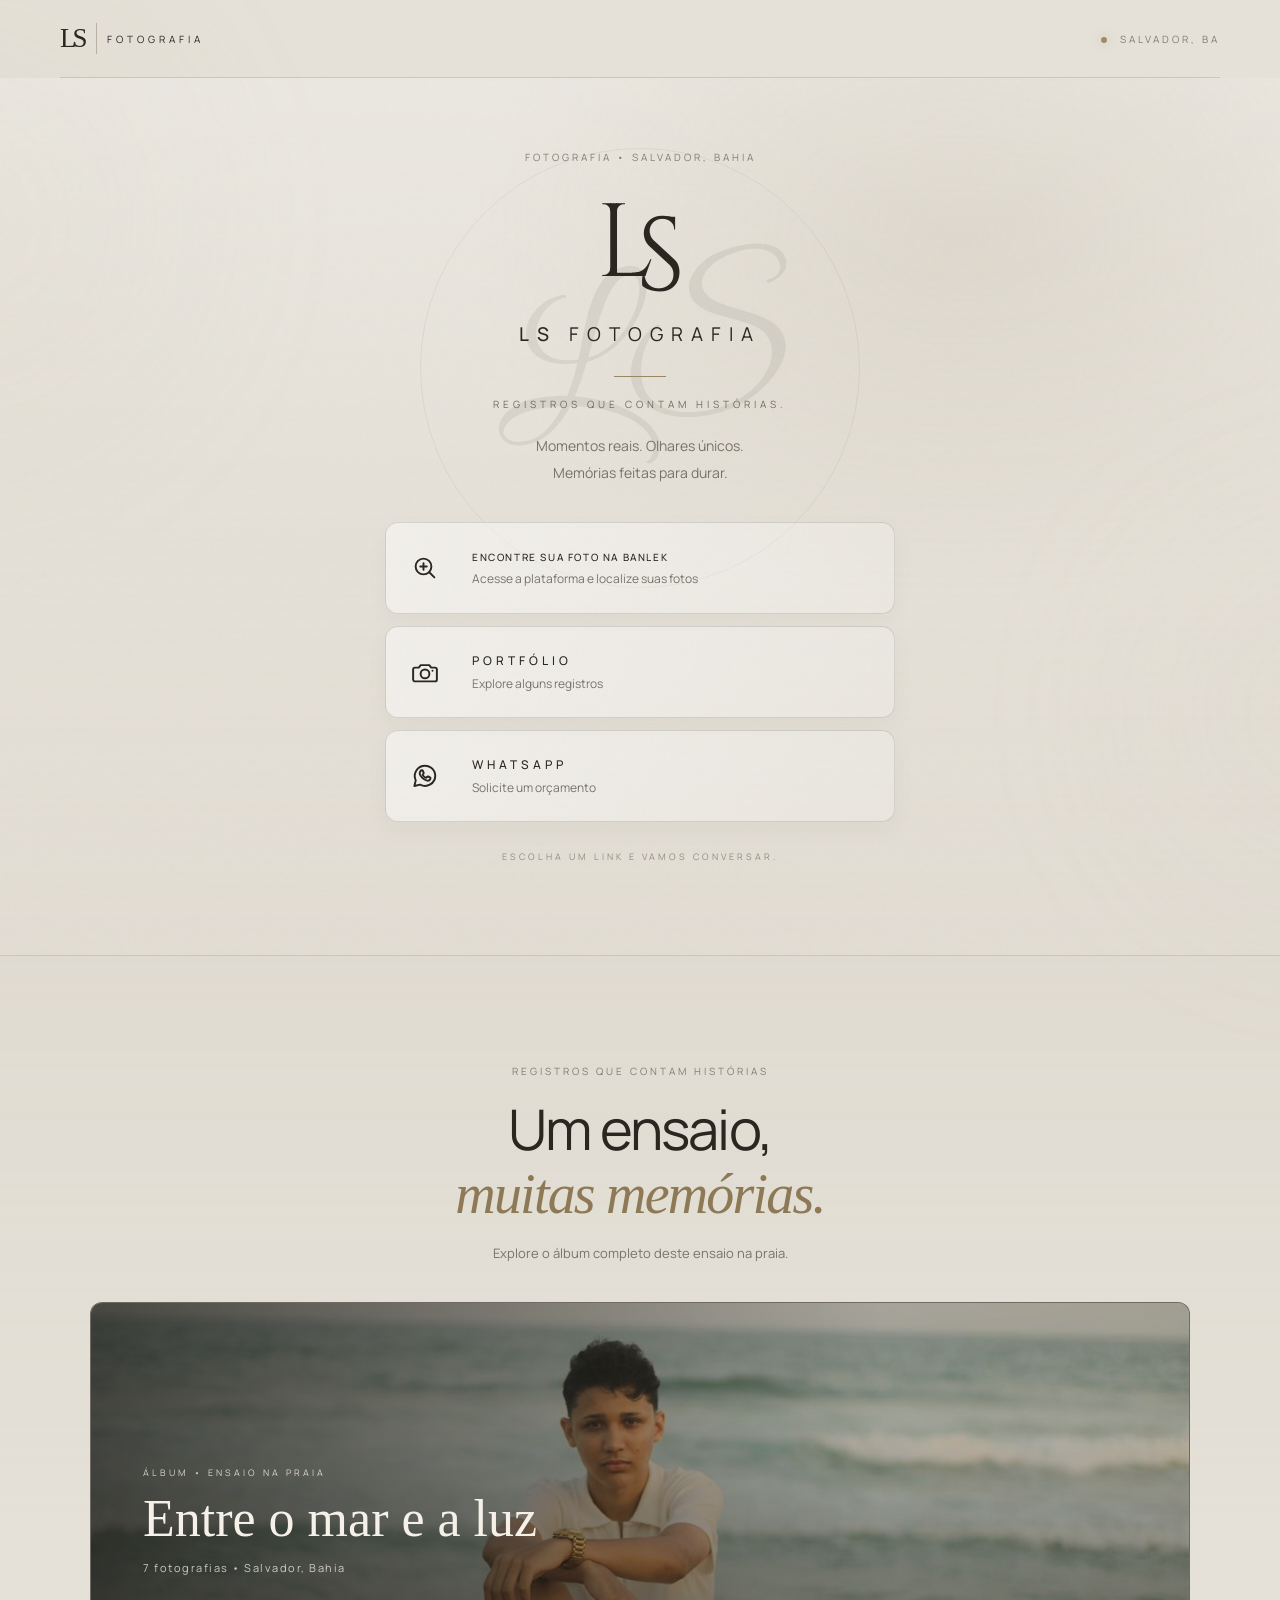
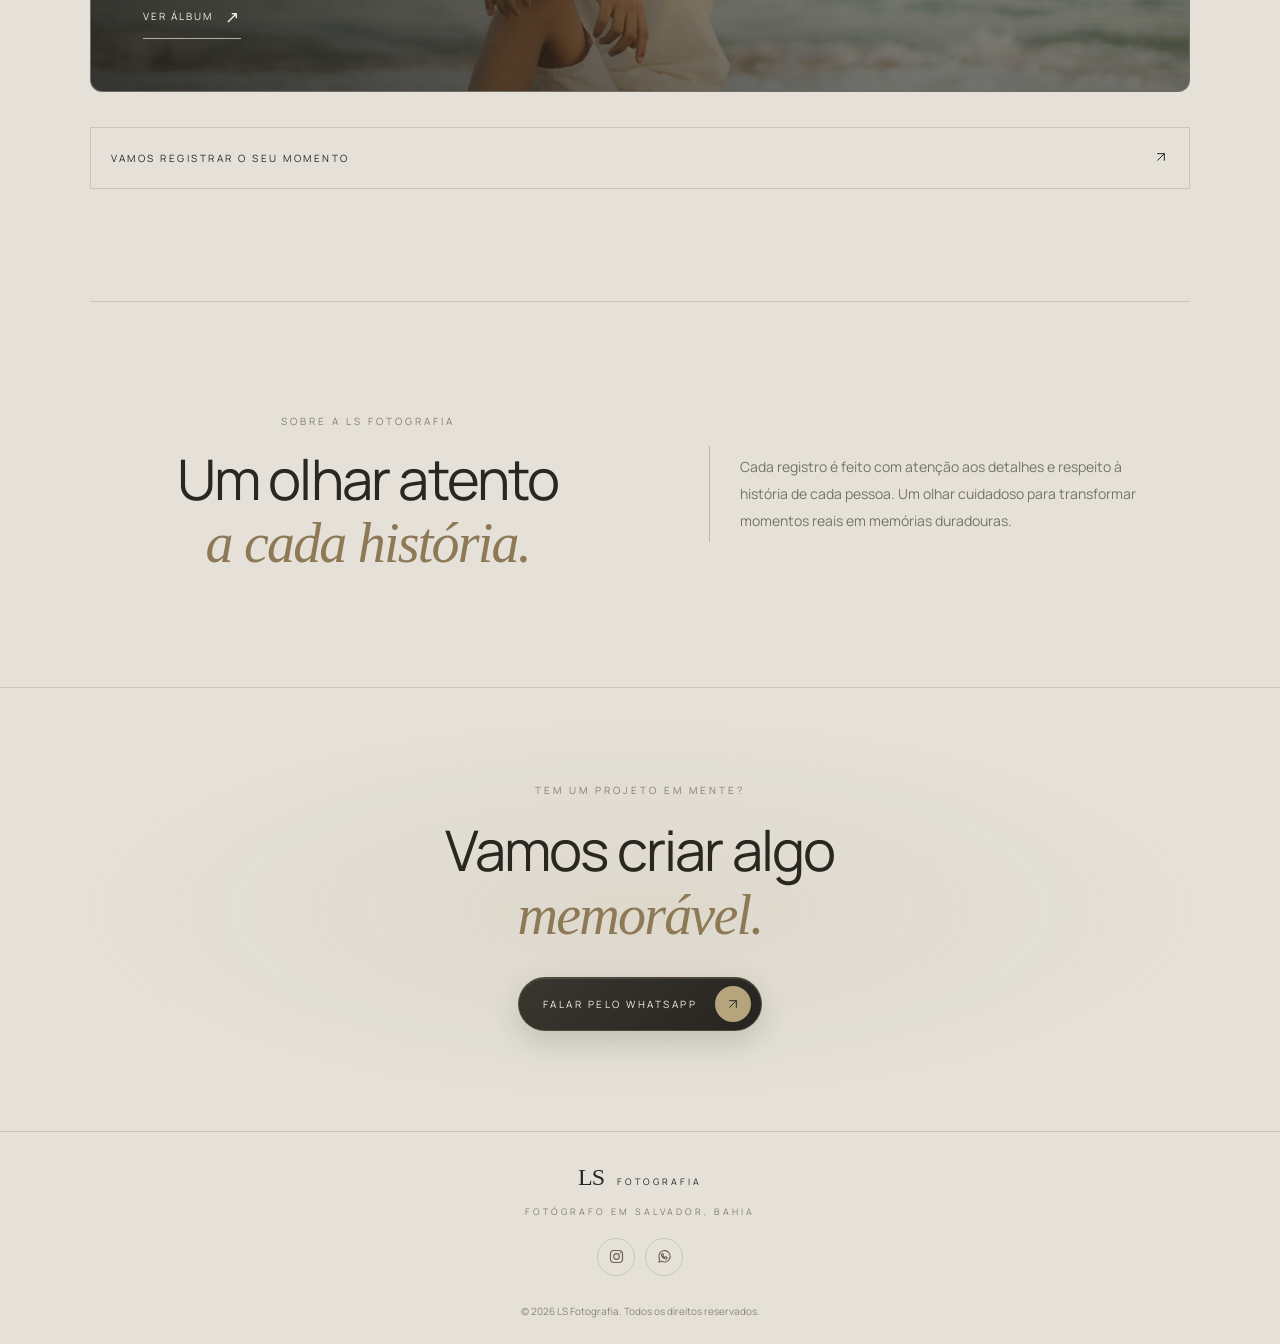
<file: index.html>
<!doctype html>
<html lang="pt-BR">
<head>
  <meta charset="utf-8">
  <meta name="viewport" content="width=device-width, initial-scale=1">
  <meta name="theme-color" content="#090909">
  <meta name="description" content="LS Fotografia — registros que contam histórias. Fotógrafo em Salvador, Bahia.">
  <title>LS Fotografia | Registros que contam histórias</title>
<link rel="preconnect" href="https://fonts.googleapis.com">
<link rel="preconnect" href="https://fonts.gstatic.com" crossorigin>
<link rel="icon" type="image/svg+xml" href="favicon.svg">
<link href="https://fonts.googleapis.com/css2?family=Cinzel:wght@400;500;600&family=Great+Vibes&family=Manrope:wght@300;400;500;600;700&display=swap" rel="stylesheet">

<link rel="stylesheet" href="style.css?v=6">
  
  <script src="script.js?v=6" defer></script>
</head>
<body>
  <div class="ambient ambient-one" aria-hidden="true"></div>
  <div class="ambient ambient-two" aria-hidden="true"></div>

  <header class="topbar">
    <a class="mini-brand" href="#inicio" aria-label="LS Fotografia, início">
      <span class="mini-mark">LS</span>
      <span class="mini-name">FOTOGRAFIA</span>
    </a>
    <span class="top-location"><span class="location-dot"></span> SALVADOR, BA</span>
  </header>

  <main>
    <section class="hero" id="inicio" aria-labelledby="brand-title">
      <div class="hero-grain" aria-hidden="true"></div>
      <div class="hero-content">
        <p class="eyebrow reveal">FOTOGRAFIA • SALVADOR, BAHIA</p>
        <div class="brand-lockup reveal">
          <div class="brand-mark" aria-hidden="true"><span>L</span><span>S</span></div>
          <h1 id="brand-title">LS <span>FOTOGRAFIA</span></h1>
        </div>
        <div class="thin-line reveal"></div>
        <p class="tagline reveal">REGISTROS QUE CONTAM HISTÓRIAS.</p>
        <p class="hero-copy reveal">Momentos reais. Olhares únicos.<br>Memórias feitas para durar.</p>

        <nav class="main-links reveal" aria-label="Links principais">
          <a class="link-card link-card--banlek" href="https://banlek.com/lucas_silva_fotografo_" target="_blank" rel="noopener noreferrer">
            <span class="link-icon" aria-hidden="true">
              <svg viewBox="0 0 24 24" fill="none"><circle cx="10.8" cy="10.8" r="6.3"/><path d="m15.4 15.4 4.1 4.1M8.2 10.8h5.2M10.8 8.2v5.2"/></svg>
            </span>
            <span class="link-copy"><strong>ENCONTRE SUA FOTO NA BANLEK</strong><small>Acesse a plataforma e localize suas fotos</small></span>
          </a>
          <a class="link-card portfolio-link" href="#portfolio">
            <span class="link-icon" aria-hidden="true">
              <svg viewBox="0 0 24 24" fill="none"><path d="M4 8.5h3l1.6-2h6.8l1.6 2h3A1.5 1.5 0 0 1 21.5 10v8a1.5 1.5 0 0 1-1.5 1.5H4A1.5 1.5 0 0 1 2.5 18v-8A1.5 1.5 0 0 1 4 8.5Z"/><circle cx="12" cy="13.5" r="3.5"/><path d="M18 11h.01"/></svg>
            </span>
            <span class="link-copy"><strong>PORTFÓLIO</strong><small>Explore alguns registros</small></span>
          </a>
          <a class="link-card" id="whatsapp-link" href="#" target="_blank" rel="noopener noreferrer">
            <span class="link-icon" aria-hidden="true">
              <svg viewBox="0 0 24 24" fill="none"><path d="M20.2 11.7a8.2 8.2 0 0 1-12.1 7.2L3.5 20l1.1-4.5a8.2 8.2 0 1 1 15.6-3.8Z"/><path d="M8.5 7.9c.2-.4.4-.5.7-.5h.5c.2 0 .4.1.5.4l.7 1.6c.1.3.1.5-.1.7l-.5.6c-.2.2-.2.4 0 .6.5.9 1.3 1.6 2.2 2.1.2.1.4.1.6-.1l.7-.8c.2-.2.4-.2.7-.1l1.5.7c.3.1.4.3.4.5 0 .4-.2 1.1-.7 1.6-.5.5-1.2.7-2 .5-1-.2-2.3-.8-3.7-2-1.2-1.1-2-2.4-2.2-3.4-.2-.9.1-1.7.7-2.3Z"/></svg>
            </span>
            <span class="link-copy"><strong>WHATSAPP</strong><small>Solicite um orçamento</small></span>
          </a>
        </nav>
        <p class="hero-note reveal">ESCOLHA UM LINK E VAMOS CONVERSAR.</p>
      </div>
      <div class="hero-orb" aria-hidden="true"><span>LS</span></div>
    </section>

    <section class="portfolio-section" id="portfolio" aria-labelledby="portfolio-title">
      <div class="section-heading">
        <p class="eyebrow">REGISTROS QUE CONTAM HISTÓRIAS</p>
        <h2 id="portfolio-title">Um ensaio,<br><em>muitas memórias.</em></h2>
        <p class="section-description">Explore o álbum completo deste ensaio na praia.</p>
      </div>
      <div class="photo-album">
        <a class="album-cover" href="album.html" aria-label="Abrir álbum Entre o mar e a luz, com sete fotografias">
          <img src="assets/thumbnails/foto-05.jpg" width="1200" height="800" loading="lazy" decoding="async" alt="" aria-hidden="true">
          <span class="album-cover-content">
            <span class="album-eyebrow">ÁLBUM • ENSAIO NA PRAIA</span>
            <span class="album-title">Entre o mar e a luz</span>
            <span class="album-meta">7 fotografias • Salvador, Bahia</span>
            <span class="album-action">Ver álbum <span aria-hidden="true">↗</span></span>
          </span>
        </a>
      </div>
      <a class="outline-cta" id="portfolio-whatsapp" href="#" target="_blank" rel="noopener noreferrer">VAMOS REGISTRAR O SEU MOMENTO <span aria-hidden="true"><svg viewBox="0 0 24 24" width="16" height="16" fill="none" stroke="currentColor" stroke-width="1.5" stroke-linecap="round" stroke-linejoin="round"><path d="M7 17 17 7M7 7h10v10"/></svg></span></a>
    </section>

    <section class="about-section" aria-labelledby="about-title">
      <div class="about-heading">
        <p class="eyebrow">SOBRE A LS FOTOGRAFIA</p>
        <h2 id="about-title">Um olhar atento<br><em>a cada história.</em></h2>
      </div>
      <div class="about-copy">
        <p>Cada registro é feito com atenção aos detalhes e respeito à história de cada pessoa. Um olhar cuidadoso para transformar momentos reais em memórias duradouras.</p>
      </div>
    </section>

    <section class="contact-strip" aria-label="Contato">
      <p class="eyebrow">TEM UM PROJETO EM MENTE?</p>
      <h2>Vamos criar algo<br><em>memorável.</em></h2>
      <a class="solid-cta" id="bottom-whatsapp" href="#" target="_blank" rel="noopener noreferrer">FALAR PELO WHATSAPP <span aria-hidden="true"><svg viewBox="0 0 24 24" width="16" height="16" fill="none" stroke="currentColor" stroke-width="1.5" stroke-linecap="round" stroke-linejoin="round"><path d="M7 17 17 7M7 7h10v10"/></svg></span></a>
    </section>
  </main>

  <footer class="footer">
    <a class="footer-brand" href="#inicio">LS <span>FOTOGRAFIA</span></a>
    <p>FOTÓGRAFO EM SALVADOR, BAHIA</p>
    <div class="footer-links">
      <a id="instagram-link" href="#" target="_blank" rel="noopener noreferrer" aria-label="Instagram">
        <svg viewBox="0 0 24 24" fill="none" aria-hidden="true"><rect x="3.5" y="3.5" width="17" height="17" rx="5"/><circle cx="12" cy="12" r="4"/><circle class="icon-dot" cx="17.5" cy="6.8" r="1" /></svg>
      </a>
      <a id="footer-whatsapp-link" href="#" target="_blank" rel="noopener noreferrer" aria-label="WhatsApp">
        <svg viewBox="0 0 24 24" fill="none" aria-hidden="true"><path d="M20 11.7a8 8 0 0 1-11.8 7L4 20l1.2-4.1A8 8 0 1 1 20 11.7Z"/><path d="M8.2 8.1c.2-.4.4-.4.7-.4h.4c.2 0 .4.1.5.4l.7 1.5c.1.3.1.4-.1.6l-.5.6c-.2.2-.2.4 0 .6.5.8 1.2 1.4 2 1.9.2.1.4.1.6-.1l.6-.7c.2-.2.4-.2.7-.1l1.4.7c.3.1.4.3.4.5 0 .4-.2 1.1-.7 1.5-.5.4-1.1.6-1.8.4-.9-.2-2.1-.8-3.4-1.9-1.1-1-1.8-2.2-2-3.1-.2-.8.1-1.5.5-1.9Z"/></svg>
      </a>
    </div>
    <small>© <span id="year"></span> LS Fotografia. Todos os direitos reservados.</small>
  </footer>
</body>
</html>
</file>
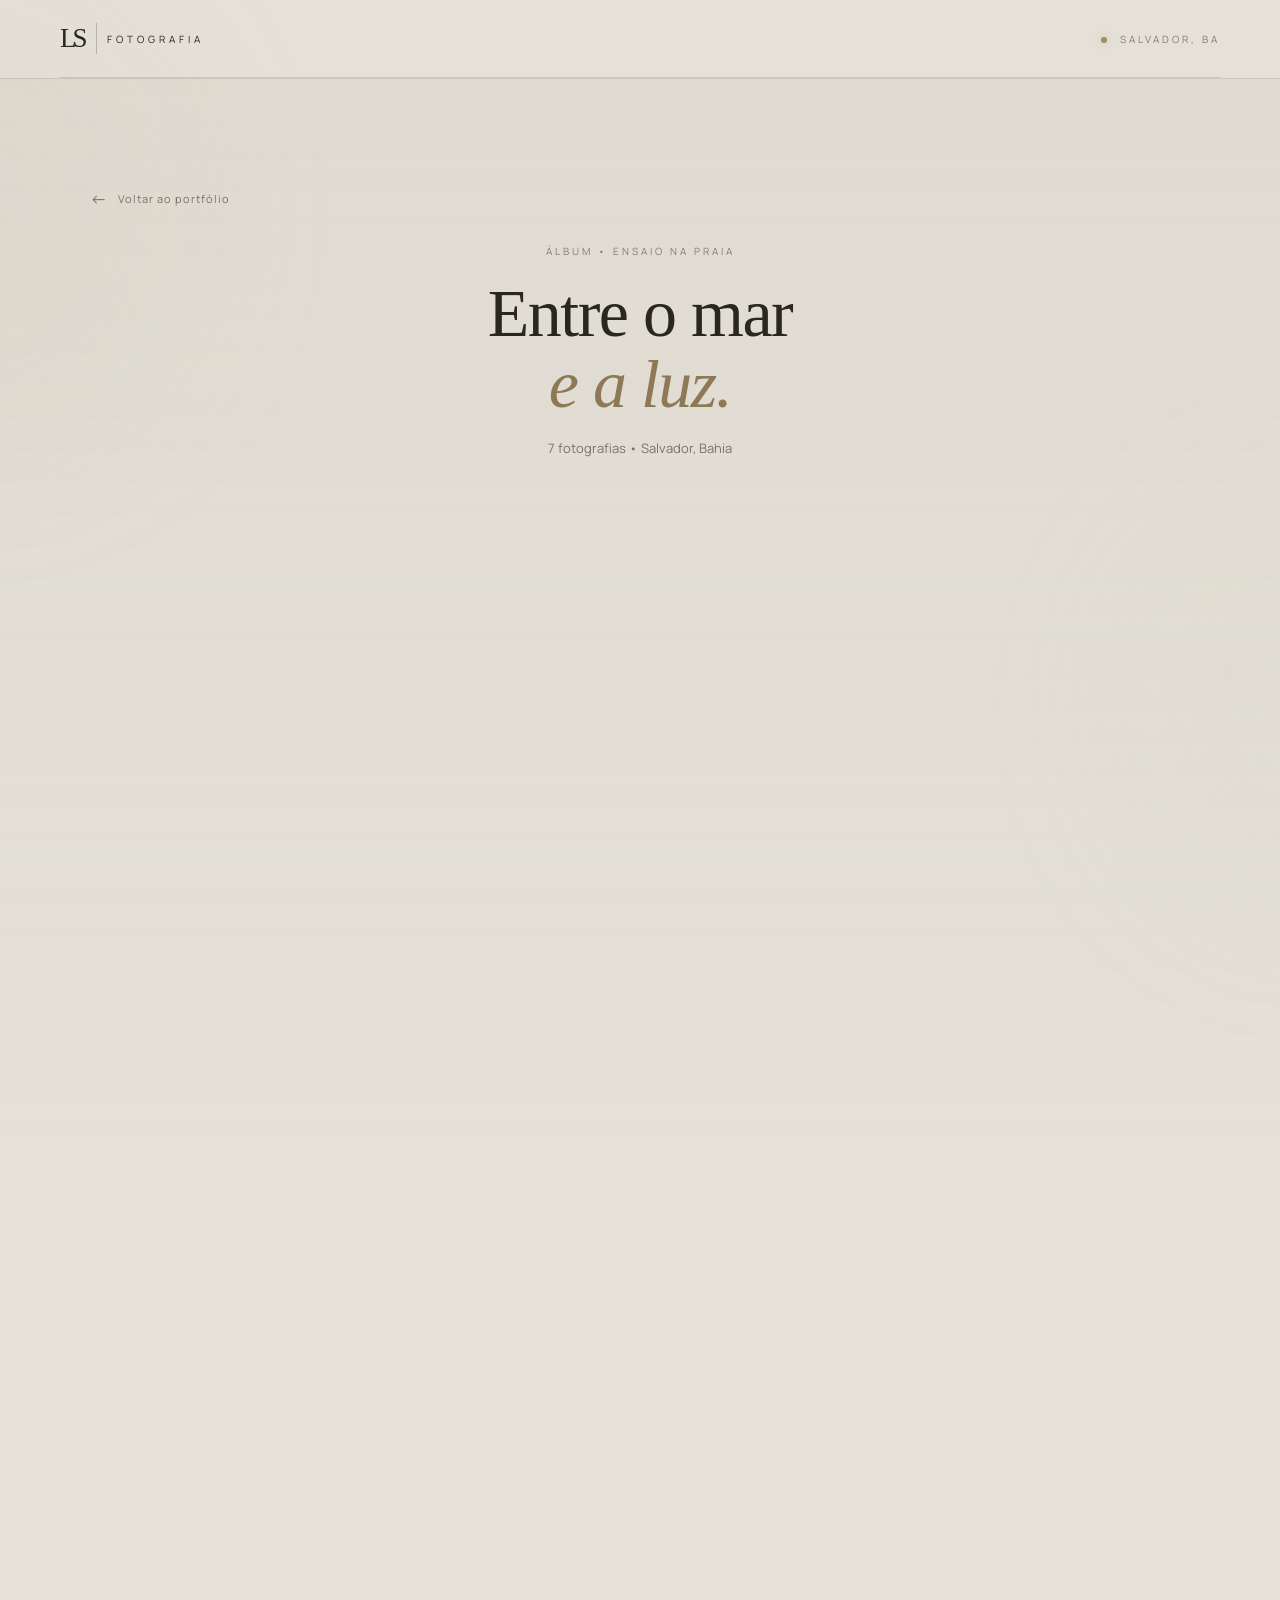
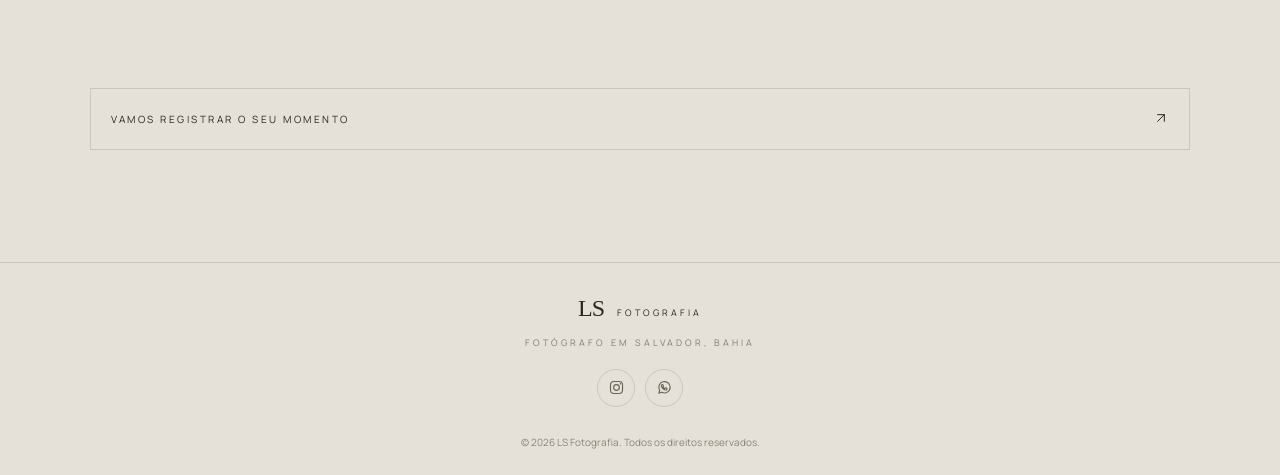
<file: album.html>
<!doctype html>
<html lang="pt-BR">
<head>
  <meta charset="utf-8">
  <meta name="viewport" content="width=device-width, initial-scale=1">
  <meta name="theme-color" content="#e5e1d8">
  <meta name="description" content="Ensaio na praia — Entre o mar e a luz. Álbum de LS Fotografia em Salvador, Bahia.">
  <title>Entre o mar e a luz | LS Fotografia</title>
  <link rel="preconnect" href="https://fonts.googleapis.com">
  <link rel="preconnect" href="https://fonts.gstatic.com" crossorigin>
  <link rel="icon" type="image/svg+xml" href="favicon.svg">
  <link href="https://fonts.googleapis.com/css2?family=Cinzel:wght@400;500;600&family=Great+Vibes&family=Manrope:wght@300;400;500;600;700&display=swap" rel="stylesheet">
  <link rel="stylesheet" href="style.css?v=6">
  <script src="script.js?v=6" defer></script>
</head>
<body>
  <div class="ambient ambient-one" aria-hidden="true"></div>
  <div class="ambient ambient-two" aria-hidden="true"></div>

  <header class="topbar">
    <a class="mini-brand" href="index.html#inicio" aria-label="LS Fotografia, início">
      <span class="mini-mark">LS</span>
      <span class="mini-name">FOTOGRAFIA</span>
    </a>
    <span class="top-location"><span class="location-dot"></span> SALVADOR, BA</span>
  </header>

  <main>
    <section class="portfolio-section album-page-section" aria-labelledby="album-page-title">
      <a class="album-back-link" href="index.html#portfolio"><span aria-hidden="true">←</span> Voltar ao portfólio</a>
      <div class="section-heading">
        <p class="eyebrow">ÁLBUM • ENSAIO NA PRAIA</p>
        <h1 class="album-page-title" id="album-page-title">Entre o mar<br><em>e a luz.</em></h1>
        <p class="section-description"><span id="album-photo-count">7 fotografias</span> • Salvador, Bahia</p>
      </div>

      <div class="gallery" id="gallery">
        <figure class="gallery-item gallery-item--landscape" data-photo data-date="2026-10-26">
          <button class="gallery-photo-button" type="button" aria-label="Ampliar foto do álbum 1" aria-haspopup="dialog">
            <img src="assets/thumbnails/foto-01.jpg" data-full-src="assets/foto-01.jpg" width="6000" height="4000" loading="lazy" decoding="async" alt="Ensaio na praia, vista da orla em Salvador">
          </button>
        </figure>
        <figure class="gallery-item gallery-item--portrait" data-photo data-date="2026-10-26">
          <button class="gallery-photo-button" type="button" aria-label="Ampliar foto do álbum 2" aria-haspopup="dialog">
            <img src="assets/thumbnails/foto-02.jpg" data-full-src="assets/foto-02.jpg" width="4000" height="6000" loading="lazy" decoding="async" alt="Retrato durante ensaio na praia">
          </button>
        </figure>
        <figure class="gallery-item gallery-item--portrait" data-photo data-date="2026-10-26">
          <button class="gallery-photo-button" type="button" aria-label="Ampliar foto do álbum 3" aria-haspopup="dialog">
            <img src="assets/thumbnails/foto-03.jpg" data-full-src="assets/foto-03.jpg" width="4000" height="5000" loading="lazy" decoding="async" alt="Retrato à beira-mar durante ensaio">
          </button>
        </figure>
        <figure class="gallery-item gallery-item--landscape" data-photo data-date="2026-10-26">
          <button class="gallery-photo-button" type="button" aria-label="Ampliar foto do álbum 4" aria-haspopup="dialog">
            <img src="assets/thumbnails/foto-04.jpg" data-full-src="assets/foto-04.jpg" width="6000" height="4000" loading="lazy" decoding="async" alt="Retrato ao entardecer na praia">
          </button>
        </figure>
        <figure class="gallery-item gallery-item--landscape" data-photo data-date="2026-10-26">
          <button class="gallery-photo-button" type="button" aria-label="Ampliar foto do álbum 5" aria-haspopup="dialog">
            <img src="assets/thumbnails/foto-05.jpg" data-full-src="assets/foto-05.jpg" width="6000" height="4000" loading="lazy" decoding="async" alt="Retrato sentado na areia com o mar ao fundo">
          </button>
        </figure>
        <figure class="gallery-item gallery-item--portrait" data-photo data-date="2026-10-26">
          <button class="gallery-photo-button" type="button" aria-label="Ampliar foto do álbum 6" aria-haspopup="dialog">
            <img src="assets/thumbnails/foto-06.jpg" data-full-src="assets/foto-06.jpg" width="4000" height="6000" loading="lazy" decoding="async" alt="Retrato junto a um coqueiro na praia">
          </button>
        </figure>
        <figure class="gallery-item gallery-item--landscape" data-photo data-date="2026-10-26">
          <button class="gallery-photo-button" type="button" aria-label="Ampliar foto do álbum 7" aria-haspopup="dialog">
            <img src="assets/thumbnails/foto-07.jpg" data-full-src="assets/foto-07.jpg" width="6000" height="4000" loading="lazy" decoding="async" alt="Retrato durante ensaio ao ar livre na praia">
          </button>
        </figure>
      </div>

      <div class="empty-gallery" id="empty-gallery" hidden>
        <span class="empty-symbol" aria-hidden="true">＋</span>
        <p><strong>As fotos deste álbum não estão disponíveis no momento.</strong></p>
      </div>

      <dialog class="photo-lightbox" id="photo-lightbox" aria-label="Visualização da fotografia">
        <button class="photo-lightbox-close" type="button" aria-label="Fechar fotografia">×</button>
        <button class="photo-lightbox-nav photo-lightbox-previous" type="button" aria-label="Foto anterior">‹</button>
        <img class="photo-lightbox-image" id="photo-lightbox-image" alt="">
        <div class="photo-lightbox-caption">
          <time class="photo-lightbox-date" id="photo-lightbox-date"></time>
          <span class="photo-lightbox-counter" id="photo-lightbox-counter" aria-live="polite"></span>
        </div>
        <button class="photo-lightbox-nav photo-lightbox-next" type="button" aria-label="Próxima foto">›</button>
      </dialog>

      <a class="outline-cta" id="portfolio-whatsapp" href="#" target="_blank" rel="noopener noreferrer">VAMOS REGISTRAR O SEU MOMENTO <span aria-hidden="true"><svg viewBox="0 0 24 24" width="16" height="16" fill="none" stroke="currentColor" stroke-width="1.5" stroke-linecap="round" stroke-linejoin="round"><path d="M7 17 17 7M7 7h10v10"/></svg></span></a>
    </section>
  </main>

  <footer class="footer">
    <a class="footer-brand" href="index.html#inicio">LS <span>FOTOGRAFIA</span></a>
    <p>FOTÓGRAFO EM SALVADOR, BAHIA</p>
    <div class="footer-links">
      <a id="instagram-link" href="#" target="_blank" rel="noopener noreferrer" aria-label="Instagram">
        <svg viewBox="0 0 24 24" fill="none" aria-hidden="true"><rect x="3.5" y="3.5" width="17" height="17" rx="5"/><circle cx="12" cy="12" r="4"/><circle class="icon-dot" cx="17.5" cy="6.8" r="1" /></svg>
      </a>
      <a id="footer-whatsapp-link" href="#" target="_blank" rel="noopener noreferrer" aria-label="WhatsApp">
        <svg viewBox="0 0 24 24" fill="none" aria-hidden="true"><path d="M20 11.7a8 8 0 0 1-11.8 7L4 20l1.2-4.1A8 8 0 1 1 20 11.7Z"/><path d="M8.2 8.1c.2-.4.4-.4.7-.4h.4c.2 0 .4.1.5.4l.7 1.5c.1.3.1.4-.1.6l-.5.6c-.2.2-.2.4 0 .6.5.8 1.2 1.4 2 1.9.2.1.4.1.6-.1l.6-.7c.2-.2.4-.2.7-.1l1.4.7c.3.1.4.3.4.5 0 .4-.2 1.1-.7 1.5-.5.4-1.1.6-1.8.4-.9-.2-2.1-.8-3.4-1.9-1.1-1-1.8-2.2-2-3.1-.2-.8.1-1.5.5-1.9Z"/></svg>
      </a>
    </div>
    <small>© <span id="year"></span> LS Fotografia. Todos os direitos reservados.</small>
  </footer>
</body>
</html>
</file>
<file: style.css>
:root {
  color-scheme: light;
  --bg: #e5e1d8;
  --panel: rgba(255,255,255,.38);
  --panel-hover: rgba(255,255,255,.58);
  --text: #292720;
  --muted: #77736a;
  --line: rgba(67,61,51,.16);
  --accent: #9a8660;
  --serif: Georgia, "Times New Roman", serif;
}

* {
  box-sizing: border-box;
}

html {
  scroll-behavior: smooth;
  scroll-padding-top: 86px;
  scrollbar-width: none;
  -ms-overflow-style: none;
}

html::-webkit-scrollbar {
  display: none;
}

body {
  margin: 0;
  background: var(--bg);
  color: var(--text);
  font-family: "Manrope", "DM Sans", sans-serif;
  overflow-x: hidden;
}

a {
  color: inherit;
}

.ambient {
  position: fixed;
  z-index: -1;
  pointer-events: none;
  border-radius: 50%;
  filter: blur(100px);
  opacity: .09;
}

.ambient-one {
  width: 440px;
  height: 440px;
  background: #c5b99f;
  top: 0;
  left: -260px;
}

.ambient-two {
  width: 380px;
  height: 380px;
  background: #d7d0c3;
  bottom: 0;
  right: -240px;
}

.topbar {
  width: min(1160px, calc(100% - 48px));
  margin: auto;
  height: 78px;
  display: flex;
  justify-content: space-between;
  align-items: center;
  border-bottom: 1px solid var(--line);
}

.mini-brand {
  display: flex;
  gap: 10px;
  align-items: center;
  text-decoration: none;
}

.mini-mark {
  font-family: var(--serif);
  font-size: 27px;
  letter-spacing: -4px;
  border-right: 1px solid #b9b1a3;
  padding-right: 12px;
}

.mini-name {
  font-size: 10px;
  letter-spacing: 4px;
}

.top-location,
.eyebrow {
  color: #827d73;
  font-size: 10px;
  letter-spacing: 3px;
}

.location-dot {
  display: inline-block;
  width: 6px;
  height: 6px;
  margin-right: 8px;
  border-radius: 50%;
  background: #a28b62;
  box-shadow: 0 0 12px rgba(162,139,98,.38);
}

.hero {
  min-height: 690px;
  position: relative;
  display: grid;
  place-items: center;
  padding: 72px 24px 92px;
  isolation: isolate;
  overflow: hidden;
}

.hero::before {
  content: "";
  position: absolute;
  z-index: -2;
  inset: 0;
  background:
    radial-gradient(ellipse at 75% 18%, rgba(166,151,121,.16), transparent 36%),
    linear-gradient(180deg, rgba(255,255,255,.24), transparent 48%, rgba(207,199,184,.16));
}

.hero-grain {
  position: absolute;
  z-index: -1;
  inset: 0;
  opacity: .035;
  pointer-events: none;
  background-image: url("data:image/svg+xml,%3Csvg viewBox='0 0 180 180' xmlns='http://www.w3.org/2000/svg'%3E%3Cfilter id='n'%3E%3CfeTurbulence type='fractalNoise' baseFrequency='.8' numOctaves='3' stitchTiles='stitch'/%3E%3C/filter%3E%3Crect width='100%25' height='100%25' filter='url(%23n)' opacity='.55'/%3E%3C/svg%3E");
}

.hero-content {
  width: min(620px, 100%);
  text-align: center;
  position: relative;
  z-index: 2;
}

.hero .eyebrow {
  margin: 0 0 30px;
}

.brand-lockup {
  display: flex;
  flex-direction: column;
  align-items: center;
}

.brand-mark {
  height: 104px;
  display: flex;
  align-items: center;
  justify-content: center;
  font-family: "Cinzel", serif;
  font-size: 104px;
  line-height: .9;
  letter-spacing: -18px;
  padding-right: 17px;
  font-weight: 400;
}

.brand-mark span:first-child {
  transform: translateY(-1px);
}

.brand-mark span:last-child {
  transform: translateY(13px);
}

h1 {
  margin: 23px 0 0;
  font-size: clamp(15px, 2vw, 19px);
  letter-spacing: 8px;
  font-weight: 500;
}

h1 span {
  font-weight: 400;
}

.thin-line {
  height: 1px;
  width: 52px;
  background: var(--accent);
  margin: 29px auto 20px;
}

.tagline {
  font-size: 10px;
  letter-spacing: 4px;
  color: #716b60;
  margin: 0;
}

.hero-copy {
  color: var(--muted);
  font-size: 14px;
  line-height: 1.9;
  margin: 22px 0 36px;
}

.main-links {
  display: grid;
  gap: 12px;
  text-align: left;
}

.link-card {
  min-height: 88px;
  display: grid;
  grid-template-columns: 46px 1fr 22px;
  gap: 18px;
  align-items: center;
  padding: 17px 22px;
  border: 1px solid var(--line);
  border-radius: 13px;
  text-decoration: none;
  background: linear-gradient(110deg, rgba(255,255,255,.48), rgba(255,255,255,.24));
  box-shadow: 0 8px 24px rgba(61,53,40,.035);
  transition: transform .25s ease, background .25s ease, border-color .25s ease;
}

.link-card:hover,
.link-card:focus-visible {
  transform: translateY(-3px);
  background: var(--panel-hover);
  border-color: rgba(154,134,96,.5);
  box-shadow: 0 12px 30px rgba(61,53,40,.08);
  outline: none;
}

.link-icon {
  width: 34px;
  height: 34px;
  display: grid;
  place-items: center;
}

.link-icon svg {
  width: 30px;
  height: 30px;
  stroke: currentColor;
  stroke-width: 1.55;
  stroke-linecap: round;
  stroke-linejoin: round;
}

.link-copy {
  display: grid;
  gap: 6px;
}

.link-copy strong {
  font-size: 12px;
  font-weight: 500;
  letter-spacing: 4px;
}

.link-copy small {
  color: var(--muted);
  font-size: 12px;
}

.link-card--banlek .link-copy strong {
  font-size: 10px;
  letter-spacing: 1.6px;
}

.arrow {
  font-size: 23px;
  font-weight: 300;
  color: var(--accent);
  transition: transform .2s ease;
}

.link-card:hover .arrow {
  transform: translate(3px,-3px);
}

.hero-note {
  margin: 28px 0 0;
  font-size: 9px;
  letter-spacing: 3px;
  color: #928c80;
}

.hero-orb {
  position: absolute;
  z-index: -1;
  width: 440px;
  height: 440px;
  border-radius: 50%;
  border: 1px solid rgba(67,61,51,.07);

  right: auto;
  left: 50%;
  top: 70px;
  transform: translateX(-50%);

  display: grid;
  place-items: center;
  color: rgba(67,61,51,.025);
}

.hero-orb span {
  display: inline-block;
  font-family: "Great Vibes", cursive;
  font-weight: 400;
  font-size: 180px;
  line-height: 1;
  color: rgba(67,61,51,.09);
  opacity: 1;
  transform: rotate(-8deg);
}

.portfolio-section {
  padding: 108px 24px 112px;
  border-top: 1px solid var(--line);
  background: linear-gradient(180deg, rgba(193,184,167,.13), transparent 60%);
}

.section-heading {
  max-width: 1100px;
  margin: 0 auto 40px;
  text-align: center;
}

.section-heading .eyebrow {
  margin: 0 0 20px;
}

h2 {
  font-weight: 400;
  font-size: clamp(32px, 5vw, 56px);
  line-height: 1.12;
  letter-spacing: -1.8px;
  margin: 0;
}

h2 em {
  font-family: var(--serif);
  font-weight: 400;
  color: #8d7956;
}

.section-description {
  margin: 18px 0 0;
  color: var(--muted);
  font-size: 13px;
}

.photo-album {
  display: block;
  max-width: 1100px;
  margin: 0 auto;
}

.album-cover {
  position: relative;
  display: flex;
  min-height: clamp(240px, 36vw, 390px);
  align-items: flex-end;
  overflow: hidden;
  padding: clamp(24px, 5vw, 52px);
  border-radius: 12px;
  border: 1px solid rgba(67,61,51,.14);
  background: #77736a;
  color: #f5f1e8;
  cursor: pointer;
  text-decoration: none;
}

.album-cover::after {
  content: "";
  position: absolute;
  z-index: 1;
  inset: 0;
  background: linear-gradient(90deg, rgba(20,19,16,.72), rgba(20,19,16,.24) 72%),
    linear-gradient(0deg, rgba(20,19,16,.38), transparent 68%);
  pointer-events: none;
}

.album-cover > img {
  position: absolute;
  z-index: 0;
  inset: 0;
  width: 100%;
  height: 100%;
  object-fit: cover;
  object-position: center 42%;
  transition: transform .7s ease;
}

.album-cover:hover > img,
.album-cover:focus-visible > img {
  transform: scale(1.035);
}

.album-cover:focus-visible {
  outline: 2px solid var(--accent);
  outline-offset: 4px;
}

.album-page-section {
  min-height: calc(100vh - 190px);
}

.album-back-link {
  display: flex;
  width: min(1100px, 100%);
  align-items: center;
  gap: 10px;
  margin: 0 auto 34px;
  color: var(--muted);
  font-size: 11px;
  letter-spacing: 1px;
  text-decoration: none;
  transition: color .2s ease;
}

.album-back-link:hover,
.album-back-link:focus-visible {
  color: var(--text);
}

.album-back-link:focus-visible {
  outline: 2px solid var(--accent);
  outline-offset: 4px;
}

.album-back-link > span {
  font-size: 17px;
  transition: transform .2s ease;
}

.album-back-link:hover > span {
  transform: translateX(-3px);
}

.album-page-title {
  margin: 0;
  font-family: var(--serif);
  font-size: clamp(40px, 6vw, 68px);
  font-weight: 400;
  line-height: 1.05;
  letter-spacing: -1.5px;
}

.album-page-title em {
  color: #8d7956;
  font-weight: 400;
}

.album-cover-content {
  position: relative;
  z-index: 2;
  display: grid;
  justify-items: start;
  gap: 12px;
}

.album-eyebrow {
  font-size: 9px;
  letter-spacing: 3px;
  color: rgba(245,241,232,.82);
}

.album-title {
  font-family: var(--serif);
  font-size: clamp(30px, 5vw, 52px);
  line-height: 1.08;
}

.album-meta {
  color: rgba(245,241,232,.78);
  font-size: 11px;
  letter-spacing: 1.5px;
}

.album-action {
  display: inline-flex;
  align-items: center;
  gap: 12px;
  margin-top: 8px;
  padding: 10px 0;
  border-bottom: 1px solid rgba(245,241,232,.65);
  font-size: 10px;
  letter-spacing: 2px;
  text-transform: uppercase;
}

.album-action > span {
  font-size: 17px;
  transition: transform .2s ease;
}

.album-cover:hover .album-action > span,
.album-cover:focus-visible .album-action > span {
  transform: translate(2px, -2px);
}

.gallery {
  max-width: 1100px;
  margin: auto;
  display: grid;
  grid-template-columns: repeat(2, minmax(0, 1fr));
  grid-auto-rows: clamp(150px, 20vw, 220px);
  gap: 14px;
}

.gallery-item {
  display: block;
  position: relative;
  margin: 0;
  overflow: hidden;
  border-radius: 2px;
  background: #d9d3c8;
  border: 1px solid rgba(67,61,51,.1);
  transition: opacity .65s ease, transform .65s cubic-bezier(.2,.7,.2,1);
}

.gallery-item--portrait {
  grid-row: span 2;
}

.gallery-item--landscape {
  grid-row: span 1;
}

.gallery-item.is-visible {
  display: block;
}

.gallery-item.is-observed:not(.is-revealed) {
  opacity: 0;
  transform: translateX(-22px) scale(.97);
}

.gallery-item:nth-child(even).is-observed:not(.is-revealed) {
  transform: translateX(22px) scale(.97);
}

.gallery-item.is-revealed {
  opacity: 1;
  transform: translateX(0) scale(1);
}

.gallery-item.is-returning {
  transition: none;
}

.gallery-item:nth-child(2).is-revealed,
.gallery-item:nth-child(5).is-revealed {
  transition-delay: .08s;
}

.gallery-item:nth-child(3).is-revealed,
.gallery-item:nth-child(6).is-revealed {
  transition-delay: .16s;
}

.gallery-photo-button {
  position: absolute;
  inset: 0;
  display: block;
  width: 100%;
  height: 100%;
  padding: 0;
  overflow: hidden;
  border: 0;
  background: transparent;
  cursor: pointer;
}

.gallery-photo-button:focus-visible {
  z-index: 1;
  outline: 2px solid var(--accent);
  outline-offset: -4px;
}

.gallery-item img {
  width: 100%;
  height: 100%;
  object-fit: cover;
  display: block;
  transition: transform .6s ease;
}

.gallery-photo-button:hover img,
.gallery-photo-button:focus-visible img {
  transform: scale(1.04);
}

.photo-lightbox {
  position: fixed;
  max-width: min(94vw, 1200px);
  max-height: 94vh;
  padding: 54px 0 0;
  overflow: visible;
  border: 0;
  background: transparent;
}

.photo-lightbox::backdrop {
  background: rgba(24,22,18,.88);
  backdrop-filter: blur(7px);
}

.photo-lightbox-image {
  display: block;
  max-width: 94vw;
  max-height: 78vh;
  width: auto;
  height: auto;
  object-fit: contain;
  transition: opacity .12s ease;
  box-shadow: 0 22px 70px rgba(0,0,0,.4);
}

.photo-lightbox-caption {
  display: block;
  margin: 12px auto 0;
  color: rgba(245,241,232,.82);
  font-size: 11px;
  letter-spacing: 2px;
  text-align: center;
}

.photo-lightbox-date {
  display: inline;
}

.photo-lightbox-counter {
  margin-left: 12px;
  padding-left: 12px;
  border-left: 1px solid rgba(245,241,232,.35);
  color: rgba(245,241,232,.58);
  font-variant-numeric: tabular-nums;
}

.photo-lightbox.is-loading .photo-lightbox-image {
  opacity: 0;
}

.photo-lightbox.is-loading::after {
  content: "";
  position: fixed;
  top: 50%;
  left: 50%;
  transform: translate(-50%, -50%);
  width: 34px;
  height: 34px;
  border: 2px solid rgba(255,255,255,.28);
  border-top-color: #e8dfcb;
  border-radius: 50%;
  animation: lightbox-spin .7s linear infinite;
}

.photo-lightbox.is-error .photo-lightbox-image {
  display: none;
}

.photo-lightbox.is-error::after {
  content: "Não foi possível carregar a foto.";
  position: fixed;
  top: 50%;
  left: 50%;
  transform: translate(-50%, -50%);
  color: #f5f1e8;
  font-size: 14px;
}

@keyframes lightbox-spin {
  to {
    transform: translate(-50%, -50%) rotate(360deg);
  }
}

.photo-lightbox-close {
  position: absolute;
  top: 0;
  right: 0;
  display: grid;
  place-items: center;
  width: 40px;
  height: 40px;
  border: 1px solid rgba(255,255,255,.48);
  border-radius: 50%;
  background: rgba(255,255,255,.08);
  color: #fff;
  font: 300 28px/1 "Manrope", sans-serif;
  cursor: pointer;
  transition: background .2s ease, transform .2s ease;
}

.photo-lightbox-close:hover {
  transform: rotate(90deg);
  background: rgba(255,255,255,.18);
}

.photo-lightbox-nav {
  position: fixed;
  top: 50%;
  display: grid;
  place-items: center;
  width: 48px;
  height: 48px;
  padding: 0 0 5px;
  border: 1px solid rgba(255,255,255,.42);
  border-radius: 50%;
  background: rgba(24,22,18,.62);
  color: #f5f1e8;
  font: 300 38px/1 "Manrope", sans-serif;
  cursor: pointer;
  transform: translateY(-50%);
  transition: background .2s ease, border-color .2s ease;
}

.photo-lightbox-nav:hover {
  border-color: rgba(255,255,255,.72);
  background: rgba(255,255,255,.16);
}

.photo-lightbox-nav:disabled {
  opacity: .35;
  cursor: default;
}

.photo-lightbox-nav:disabled:hover {
  border-color: rgba(255,255,255,.42);
  background: rgba(24,22,18,.62);
}

.photo-lightbox-previous {
  left: 18px;
}

.photo-lightbox-next {
  right: 18px;
}

.about-section {
  position: relative;
  display: grid;
  grid-template-columns: minmax(0, 1fr) minmax(0, .9fr);
  align-items: center;
  gap: clamp(36px, 7vw, 88px);
  max-width: 1100px;
  margin: 0 auto;
  padding: 112px 24px;
  border-top: 1px solid var(--line);
}

.about-heading .eyebrow {
  margin: 0 0 20px;
}

.about-heading {
  text-align: center;
}

.about-copy {
  max-width: 490px;
  padding: 8px 0 8px 30px;
  border-left: 1px solid rgba(154,134,96,.42);
}

.about-copy p {
  margin: 0;
  color: var(--muted);
  font-size: 14px;
  line-height: 1.9;
}

@media (max-width: 620px) {
  .about-section {
    grid-template-columns: 1fr;
    justify-items: center;
    gap: 24px;
    padding: 74px 24px 78px;
  }

  .about-heading {
    width: 100%;
    text-align: center;
  }

  .about-heading .eyebrow {
    font-size: 8px;
    letter-spacing: 2px;
  }

  .about-copy {
    max-width: 100%;
    padding: 0 0 0 20px;
    text-align: center;
  }

  .about-copy p {
    font-size: 13px;
  }

  .photo-lightbox-nav {
    width: 40px;
    height: 40px;
    font-size: 32px;
  }

  .photo-lightbox-previous {
    left: 10px;
  }

  .photo-lightbox-next {
    right: 10px;
  }
}

.gallery-item::after {
  content: "";
  position: absolute;
  inset: 45% 0 0;
  background: linear-gradient(transparent, rgba(27,25,21,.58));
  pointer-events: none;
}

.gallery-item figcaption {
  position: absolute;
  z-index: 1;
  bottom: 16px;
  left: 16px;
  font-size: 9px;
  letter-spacing: 3px;
  color: #f0efec;
}

.empty-gallery {
  max-width: 1100px;
  margin: auto;
  border: 1px dashed rgba(67,61,51,.24);
  padding: 32px 20px;
  text-align: center;
  color: var(--muted);
}

.empty-gallery[hidden] {
  display: none;
}

.empty-symbol {
  display: block;
  font-size: 25px;
  color: var(--accent);
  margin-bottom: 10px;
}

.empty-gallery p {
  font-size: 12px;
  line-height: 1.8;
  margin: 7px 0;
}

.empty-gallery strong {
  color: var(--text);
  font-weight: 500;
}

code {
  color: #655b48;
  background: rgba(154,134,96,.12);
  padding: 2px 5px;
  border-radius: 3px;
}

.outline-cta,
.solid-cta {
  display: flex;
  align-items: center;
  justify-content: space-between;
  gap: 18px;
  max-width: 1100px;
  margin: 35px auto 0;
  padding: 18px 20px;
  text-decoration: none;
  font-size: 10px;
  letter-spacing: 2.5px;
  transition: background .2s ease;
}

.outline-cta {
  border: 1px solid var(--line);
}

.outline-cta:hover {
  background: rgba(67,61,51,.045);
}

.outline-cta:focus-visible,
.solid-cta:focus-visible {
  outline: 2px solid var(--accent);
  outline-offset: 4px;
}

.outline-cta span,
.solid-cta span {
  font-size: 18px;
}

.contact-strip {
  padding: 95px 24px 100px;
  border-top: 1px solid var(--line);
  text-align: center;
  background: radial-gradient(ellipse at center, rgba(177,161,128,.13), transparent 62%);
}

.contact-strip .eyebrow {
  margin: 0 0 22px;
}

.solid-cta {
  justify-content: center;
  width: fit-content;
  margin: 30px auto 0;
  gap: 18px;
  padding: 8px 10px 8px 24px;
  border: 1px solid rgba(88,78,59,.8);
  border-radius: 999px;
  background: linear-gradient(135deg, #39372f, #25241f);
  color: #f5f1e8;
  box-shadow: 0 10px 30px rgba(47,42,33,.18), inset 0 1px rgba(255,255,255,.12);
  transition: transform .25s ease, box-shadow .25s ease, background .25s ease;
}

.solid-cta:hover {
  transform: translateY(-2px);
  background: linear-gradient(135deg, #49463b, #302e27);
  box-shadow: 0 14px 36px rgba(47,42,33,.25), inset 0 1px rgba(255,255,255,.16);
}

.solid-cta span {
  display: grid;
  place-items: center;
  width: 36px;
  height: 36px;
  border-radius: 50%;
  background: #b6a47d;
  color: #292720;
}

.footer {
  padding: 32px 24px 24px;
  border-top: 1px solid var(--line);
  text-align: center;
}

.footer-brand {
  text-decoration: none;
  font-family: var(--serif);
  font-size: 24px;
  letter-spacing: -1px;
}

.footer-brand span {
  font: 9px "Manrope", sans-serif;
  letter-spacing: 3px;
  margin-left: 8px;
}

.footer > p {
  color: #827d73;
  font-size: 9px;
  letter-spacing: 3px;
  margin: 14px 0 20px;
}

.footer-links {
  display: flex;
  justify-content: center;
  gap: 10px;
  margin-bottom: 22px;
}

.footer-links a {
  display: grid;
  place-items: center;
  width: 38px;
  height: 38px;
  border: 1px solid var(--line);
  border-radius: 50%;
  text-decoration: none;
  color: #696458;
  transition: background .2s ease, color .2s ease, border-color .2s ease, transform .2s ease;
}

.footer-links svg {
  width: 17px;
  height: 17px;
  stroke: currentColor;
  stroke-width: 1.6;
  stroke-linecap: round;
  stroke-linejoin: round;
}

.footer-links svg .icon-dot {
  fill: currentColor;
  stroke: none;
}

.footer-links a:hover {
  background: rgba(67,61,51,.06);
  border-color: rgba(154,134,96,.4);
  color: #39372f;
  transform: translateY(-2px);
}

.footer > small {
  color: #8a857a;
  font-size: 10px;
}

.reveal {
  animation: rise-in .7s both;
}

.reveal:nth-child(2) {
  animation-delay: .08s;
}

.reveal:nth-child(3) {
  animation-delay: .15s;
}

.reveal:nth-child(4) {
  animation-delay: .22s;
}

.reveal:nth-child(5) {
  animation-delay: .29s;
}

@keyframes rise-in {
  from {
    opacity: 0;
    transform: translateY(10px);
  }

  to {
    opacity: 1;
    transform: translateY(0);
  }
}

@media (min-width: 900px) {
  .hero {
    min-height: 760px;
  }

  .hero-content {
    width: 510px;
  }

  .link-card {
    min-height: 92px;
  }

  .portfolio-section {
    padding-left: max(24px, calc((100vw - 1100px)/2));
    padding-right: max(24px, calc((100vw - 1100px)/2));
  }
}

@media (max-width: 620px) {
  .topbar {
    width: calc(100% - 34px);
    height: 66px;
  }

  .mini-mark {
    font-size: 24px;
  }

  .mini-name {
    font-size: 8px;
    letter-spacing: 2.5px;
  }

  .top-location {
    font-size: 8px;
    letter-spacing: 1.5px;
  }

  .hero {
    padding: 63px 20px 76px;
    min-height: auto;
  }

  .hero .eyebrow {
    font-size: 8px;
    letter-spacing: 2px;
    margin-bottom: 28px;
  }

  .brand-mark {
    font-size: 90px;
    height: 90px;
  }

  h1 {
    font-size: 14px;
    letter-spacing: 5px;
  }

  .tagline {
    font-size: 8px;
    letter-spacing: 2.5px;
  }

  .hero-copy {
    font-size: 13px;
    margin-bottom: 30px;
  }

  .link-card {
    min-height: 80px;
    grid-template-columns: 34px 1fr 18px;
    gap: 13px;
    padding: 15px 15px;
  }

  .link-icon svg {
    width: 27px;
    height: 27px;
  }

  .link-copy strong {
    font-size: 10px;
    letter-spacing: 3px;
  }

  .link-copy small {
    font-size: 11px;
  }

  .hero-note {
    font-size: 8px;
    letter-spacing: 2px;
  }

  .portfolio-section {
    padding: 74px 20px 78px;
  }

  .section-heading {
    margin-bottom: 27px;
  }

  .section-heading .eyebrow {
    font-size: 8px;
    letter-spacing: 2px;
  }

  .section-description {
    font-size: 12px;
    line-height: 1.7;
  }

  .album-cover {
    min-height: 240px;
    padding: 24px;
    border-radius: 10px;
  }

  .album-back-link {
    margin-bottom: 28px;
  }

  .album-eyebrow {
    font-size: 8px;
    letter-spacing: 2px;
  }

  .album-meta {
    font-size: 10px;
    letter-spacing: 1px;
  }

  .gallery {
    grid-template-columns: repeat(2, minmax(0, 1fr));
    grid-auto-rows: clamp(90px, 30vw, 130px);
    gap: 9px;
  }

  .gallery-item figcaption {
    left: 10px;
    bottom: 10px;
    font-size: 8px;
  }

  .empty-gallery {
    padding: 26px 14px;
  }

  .outline-cta {
    font-size: 8px;
    letter-spacing: 1.5px;
    padding: 16px 13px;
  }

  .contact-strip {
    padding: 74px 20px 78px;
  }

  .solid-cta {
    font-size: 9px;
    letter-spacing: 1.5px;
    padding: 8px 10px 8px 20px;
  }
}

@media (prefers-reduced-motion: reduce) {
  *,
  *::before,
  *::after {
    scroll-behavior: auto !important;
    animation-duration: .01ms !important;
    transition-duration: .01ms !important;
  }
}
</file>
